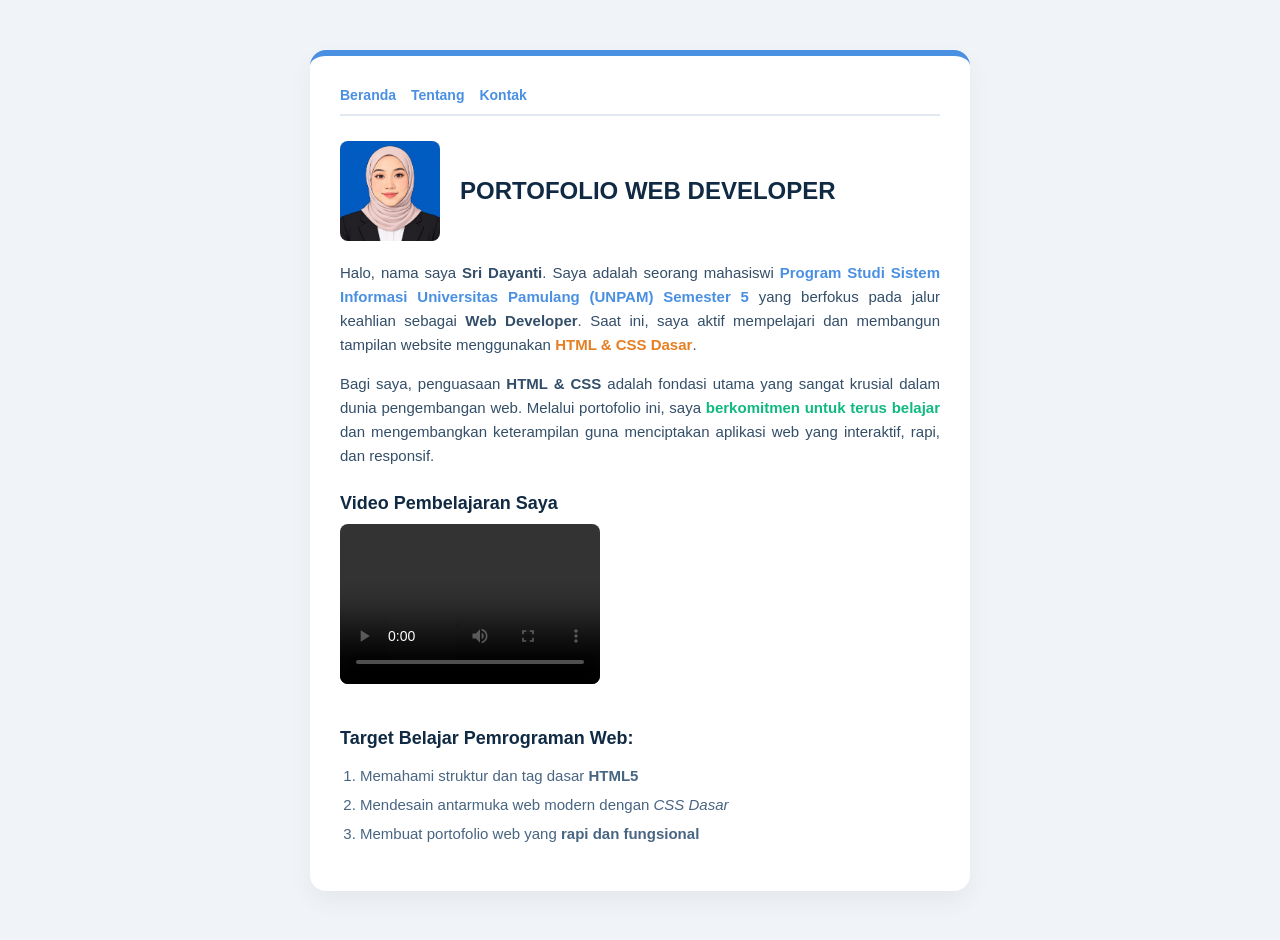
<file: index.html>
<!DOCTYPE html>
<html lang="id">
<head>
    <meta charset="UTF-8">
    <meta name="viewport" content="width=device-width, initial-scale=1.0">
    <title>Portofolio - Sri Dayanti</title>
    <!-- MENGHUBUNGKAN KE CSS EKSTERNAL -->
    <link rel="stylesheet" href="style.css">
</head>
<body>

    <div class="profile-card">
        <!-- MENU NAVIGASI -->
        <nav>
            <ul>
                <li><a href="index.html">Beranda</a></li>
                <li><a href="tentang.html">Tentang</a></li>
                <li><a href="kontak.html">Kontak</a></li>
            </ul>
        </nav>

        <!-- BAGIAN HEADER (FOTO DI SAMPING JUDUL) -->
        <div class="header-profile">
            <img src="gambar/foto3.jpeg" alt="Foto Profil Sri Dayanti" class="profile-img">
            <h1>PORTOFOLIO WEB DEVELOPER</h1>
        </div>
        
        <!-- PENJELASAN IDENTITAS UNPAM SEMESTER 5 -->
        <p>
            Halo, nama saya <strong>Sri Dayanti</strong>. Saya adalah seorang mahasiswi 
            <span class="warna-prodi">Program Studi Sistem Informasi Universitas Pamulang (UNPAM) Semester 5</span> 
            yang berfokus pada jalur keahlian sebagai <strong>Web Developer</strong>. Saat ini, saya aktif mempelajari dan membangun tampilan website menggunakan <span class="warna-html">HTML &amp; CSS Dasar</span>.
        </p>
        
        <p>
            Bagi saya, penguasaan <strong>HTML &amp; CSS</strong> adalah fondasi utama yang sangat krusial dalam dunia pengembangan web. Melalui portofolio ini, saya <span class="warna-komitmen">berkomitmen untuk terus belajar</span> dan mengembangkan keterampilan guna menciptakan aplikasi web yang interaktif, rapi, dan responsif.
        </p>

        <h2>Video Pembelajaran Saya </h2>
        <video width="260" height="160" controls>
            <source src="video/video2.mp4" type="video/mp4">
        </video>

        <h2>Target Belajar Pemrograman Web:</h2>
        <ol>
            <li>Memahami struktur dan tag dasar <strong>HTML5</strong></li>
            <li>Mendesain antarmuka web modern dengan <em>CSS Dasar</em></li>
            <li>Membuat portofolio web yang <strong>rapi dan fungsional</strong></li>
        </ol>
    </div>

</body>
</html>
</file>
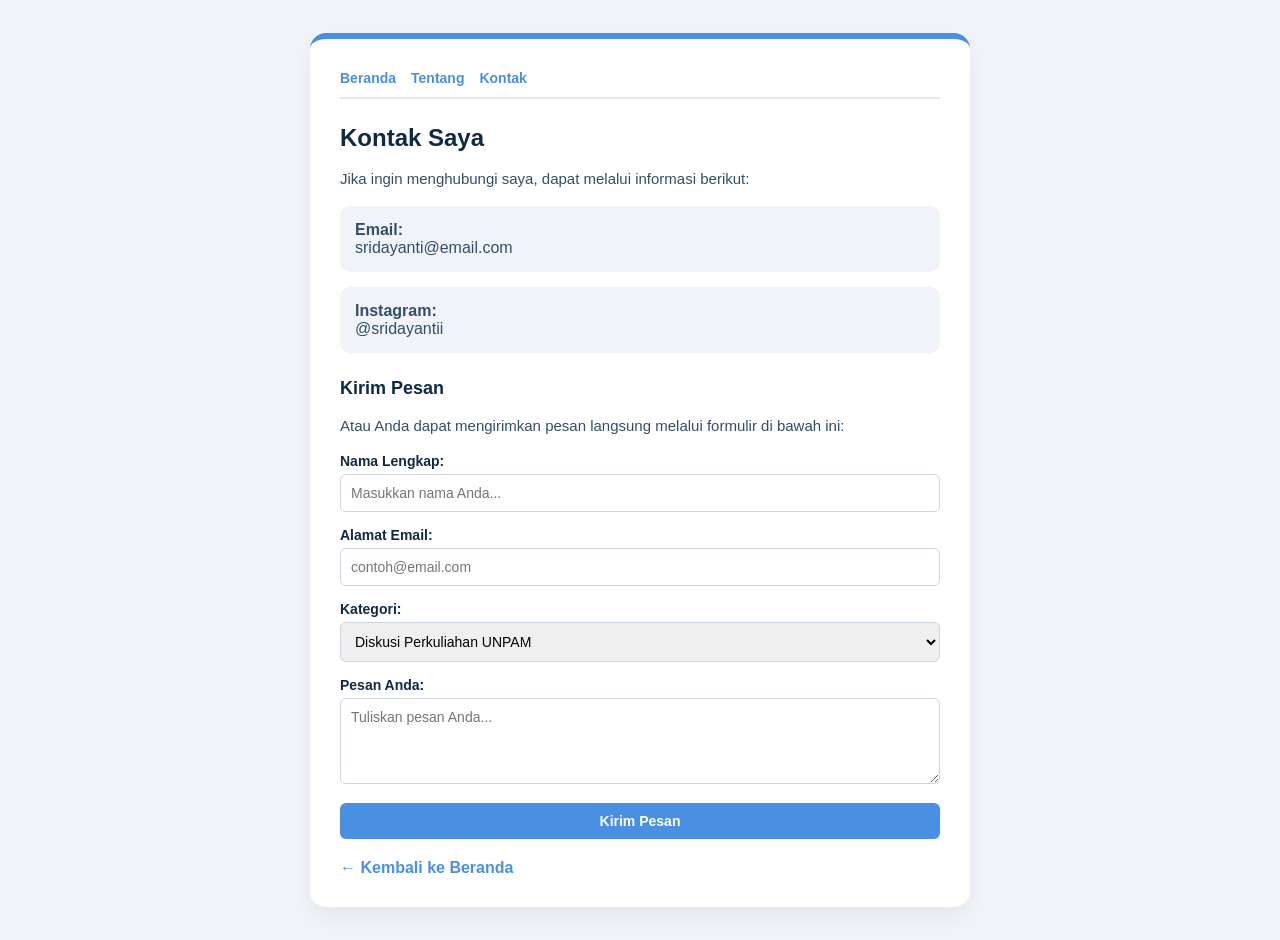
<file: kontak.html>
<!DOCTYPE html>
<html lang="id">
<head>
    <meta charset="UTF-8">
    <meta name="viewport" content="width=device-width, initial-scale=1.0">
    <title>Kontak - Sri Dayanti</title>
    <link rel="stylesheet" href="style.css">
</head>
<body>

    <div class="profile-card">
        <!-- NAVIGASI -->
        <nav>
            <ul>
                <li><a href="index.html">Beranda</a></li>
                <li><a href="tentang.html">Tentang</a></li>
                <li><a href="kontak.html">Kontak</a></li>
            </ul>
        </nav>

        <h1>Kontak Saya</h1>

        <p>Jika ingin menghubungi saya, dapat melalui informasi berikut:</p>

        <div class="kontak">
            <strong>Email:</strong><br>
            sridayanti@email.com
        </div>

        <div class="kontak">
            <strong>Instagram:</strong><br>
            @sridayantii
        </div>

        <h2>Kirim Pesan</h2>
        <p>Atau Anda dapat mengirimkan pesan langsung melalui formulir di bawah ini:</p>

        <!-- FORMULIR RAPI SESUAI CSS -->
        <form action="#" method="POST" class="contact-form">
            <div class="form-group">
                <label for="nama">Nama Lengkap:</label>
                <input type="text" id="nama" name="nama" placeholder="Masukkan nama Anda..." required>
            </div>

            <div class="form-group">
                <label for="email">Alamat Email:</label>
                <input type="email" id="email" name="email" placeholder="contoh@email.com" required>
            </div>

            <div class="form-group">
                <label for="kategori">Kategori:</label>
                <select id="kategori" name="kategori">
                    <option value="diskusi">Diskusi Perkuliahan UNPAM</option>
                    <option value="proyek">Penawaran Proyek Web</option>
                    <option value="lainnya">Lainnya</option>
                </select>
            </div>

            <div class="form-group">
                <label for="pesan">Pesan Anda:</label>
                <textarea id="pesan" name="pesan" rows="4" placeholder="Tuliskan pesan Anda..." required></textarea>
            </div>

            <button type="submit" class="btn-submit">Kirim Pesan</button>
        </form>

        <a class="kembali" href="index.html">← Kembali ke Beranda</a>
    </div>

</body>
</html>
</file>
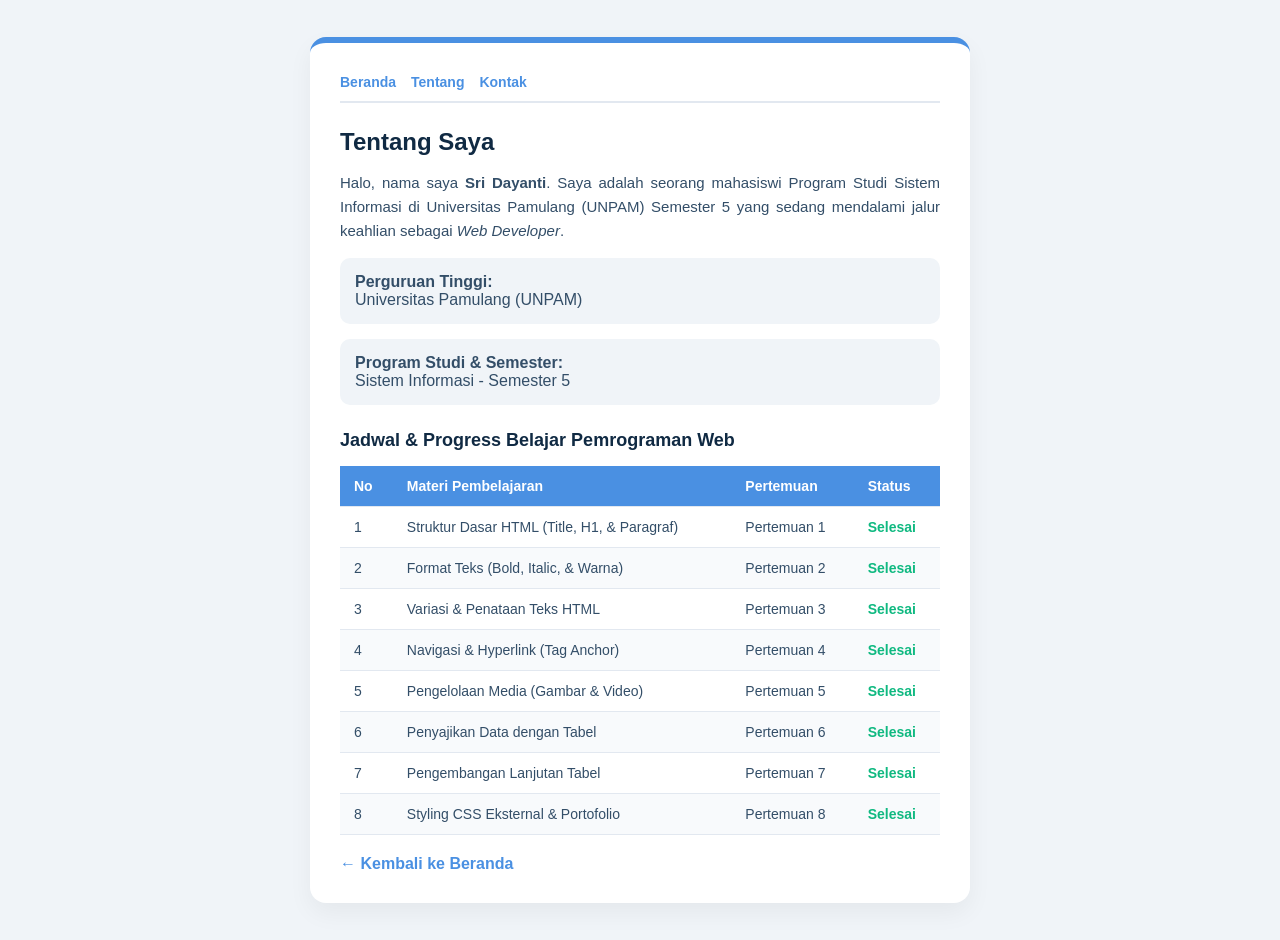
<file: tentang.html>
<!DOCTYPE html>
<html lang="id">
<head>
    <meta charset="UTF-8">
    <meta name="viewport" content="width=device-width, initial-scale=1.0">
    <title>Tentang - Sri Dayanti</title>
    <link rel="stylesheet" href="style.css">
</head>
<body>

    <div class="profile-card">
        <!-- NAVIGASI -->
        <nav>
            <ul>
                <li><a href="index.html">Beranda</a></li>
                <li><a href="tentang.html">Tentang</a></li>
                <li><a href="kontak.html">Kontak</a></li>
            </ul>
        </nav>

        <h1>Tentang Saya</h1>

        <p>
            Halo, nama saya <strong>Sri Dayanti</strong>. Saya adalah seorang mahasiswi Program Studi Sistem Informasi di Universitas Pamulang (UNPAM) Semester 5 yang sedang mendalami jalur keahlian sebagai <em>Web Developer</em>.
        </p>

        <div class="info">
            <strong>Perguruan Tinggi:</strong><br>
            Universitas Pamulang (UNPAM)
        </div>

        <div class="info">
            <strong>Program Studi &amp; Semester:</strong><br>
            Sistem Informasi - Semester 5
        </div>

        <h2>Jadwal &amp; Progress Belajar Pemrograman Web</h2>

        <!-- TABEL VERSIRINGKAS & RAPI -->
        <div class="table-container">
            <table>
                <thead>
                    <tr>
                        <th>No</th>
                        <th>Materi Pembelajaran</th>
                        <th>Pertemuan</th>
                        <th>Status</th>
                    </tr>
                </thead>
                <tbody>
                    <tr>
                        <td>1</td>
                        <td>Struktur Dasar HTML (Title, H1, &amp; Paragraf)</td>
                        <td>Pertemuan 1</td>
                        <td><span class="status-selesai">Selesai</span></td>
                    </tr>
                    <tr>
                        <td>2</td>
                        <td>Format Teks (Bold, Italic, &amp; Warna)</td>
                        <td>Pertemuan 2</td>
                        <td><span class="status-selesai">Selesai</span></td>
                    </tr>
                    <tr>
                        <td>3</td>
                        <td>Variasi &amp; Penataan Teks HTML</td>
                        <td>Pertemuan 3</td>
                        <td><span class="status-selesai">Selesai</span></td>
                    </tr>
                    <tr>
                        <td>4</td>
                        <td>Navigasi &amp; Hyperlink (Tag Anchor)</td>
                        <td>Pertemuan 4</td>
                        <td><span class="status-selesai">Selesai</span></td>
                    </tr>
                    <tr>
                        <td>5</td>
                        <td>Pengelolaan Media (Gambar &amp; Video)</td>
                        <td>Pertemuan 5</td>
                        <td><span class="status-selesai">Selesai</span></td>
                    </tr>
                    <tr>
                        <td>6</td>
                        <td>Penyajikan Data dengan Tabel</td>
                        <td>Pertemuan 6</td>
                        <td><span class="status-selesai">Selesai</span></td>
                    </tr>
                    <tr>
                        <td>7</td>
                        <td>Pengembangan Lanjutan Tabel</td>
                        <td>Pertemuan 7</td>
                        <td><span class="status-selesai">Selesai</span></td>
                    </tr>
                    <tr>
                        <td>8</td>
                        <td>Styling CSS Eksternal &amp; Portofolio</td>
                        <td>Pertemuan 8</td>
                        <td><span class="status-selesai">Selesai</span></td>
                    </tr>
                </tbody>
            </table>
        </div>

        <a class="kembali" href="index.html">← Kembali ke Beranda</a>
    </div>

</body>
</html>
</file>
<file: style.css>
/* 1. GAYA UMUM / GLOBAL */
body {
    font-family: 'Segoe UI', Tahoma, Geneva, Verdana, sans-serif;
    background-color: #f0f4f8;
    color: #334e68;
    display: flex;
    justify-content: center;
    align-items: center;
    min-height: 100vh;
    margin: 0;
    padding: 20px;
}

.profile-card {
    background-color: #ffffff;
    max-width: 600px;
    width: 100%;
    padding: 30px;
    border-radius: 16px;
    box-shadow: 0 10px 25px rgba(0,0,0,0.05);
    border-top: 6px solid #4a90e2;
}

/* 2. NAVIGASI */
nav ul {
    list-style-type: none;
    padding: 0;
    margin: 0 0 25px 0;
    display: flex;
    gap: 15px;
    border-bottom: 2px solid #e2e8f0;
    padding-bottom: 10px;
}

nav ul li a {
    text-decoration: none;
    color: #4a90e2;
    font-weight: 600;
    font-size: 14px;
}

nav ul li a:hover {
    color: #102a43;
}

/* 3. TATA LETAK ATAS: FOTO DI SAMPING JUDUL*/
.header-profile {
    display: flex;
    align-items: center;
    gap: 20px;
    margin-bottom: 20px;
}

.profile-img {
    width: 100px;
    height: 100px;
    object-fit: cover;
    border-radius: 8px;
}

/* 4. TEKS & TIPOGRAFI */
h1, h2 {
    color: #102a43;
    margin: 0;
}

h1 {
    font-size: 24px;
}

h2 {
    font-size: 18px;
    margin-top: 25px;
    margin-bottom: 10px;
}

p {
    font-size: 15px;
    line-height: 1.6;
    margin-bottom: 15px;
    text-align: justify;
}

ol {
    padding-left: 20px;
    font-size: 15px;
    line-height: 1.6;
    color: #486581;
}

ol li {
    margin-bottom: 5px;
}

/* Warna Penyorotan Teks (Highlight) */
.warna-prodi {
    color: #4a90e2;
    font-weight: 600;
}

.warna-html {
    color: #e67e22;
    font-weight: 600;
}

.warna-komitmen {
    color: #10b981;
    font-weight: 600;
}

/* 5. MEDIA & INFORMASI */
video {
    border-radius: 8px;
    margin-bottom: 15px;
    max-width: 100%;
}

.info, .kontak {
    background-color: #f0f4f8;
    padding: 15px;
    border-radius: 10px;
    margin-top: 15px;
    margin-bottom: 10px;
}

.kembali {
    display: inline-block;
    margin-top: 20px;
    color: #4a90e2;
    text-decoration: none;
    font-weight: 600;
}

/* 6. TABEL (PERTEMUAN 6)*/
.table-container {
    overflow-x: auto;
    margin-top: 15px;
}

table {
    width: 100%;
    border-collapse: collapse;
    font-size: 14px;
}

th, td {
    padding: 12px 14px;
    text-align: left;
    border-bottom: 1px solid #e2e8f0;
}

th {
    background-color: #4a90e2;
    color: #ffffff;
    font-weight: 600;
}

tr:nth-child(even) {
    background-color: #f8fafc;
}

.status-selesai {
    color: #10b981;
    font-weight: 600;
}

/* 7. FORMULIR KONTAK (DITAMBAHKAN DI SINI) */
.contact-form {
    margin-top: 15px;
    text-align: left;
}

.form-group {
    margin-bottom: 15px;
}

.form-group label {
    display: block;
    margin-bottom: 5px;
    font-weight: 600;
    color: #102a43;
    font-size: 14px;
}

.form-group input,
.form-group select,
.form-group textarea {
    width: 100%;
    padding: 10px;
    border: 1px solid #cbd5e1;
    border-radius: 6px;
    font-family: inherit;
    font-size: 14px;
    box-sizing: border-box;
}

.form-group input:focus,
.form-group select:focus,
.form-group textarea:focus {
    outline: none;
    border-color: #4a90e2;
}

.btn-submit {
    background-color: #4a90e2;
    color: #ffffff;
    padding: 10px 15px;
    border: none;
    border-radius: 6px;
    font-weight: bold;
    cursor: pointer;
    font-size: 14px;
    width: 100%;
}

.btn-submit:hover {
    background-color: #102a43;
}
</file>
